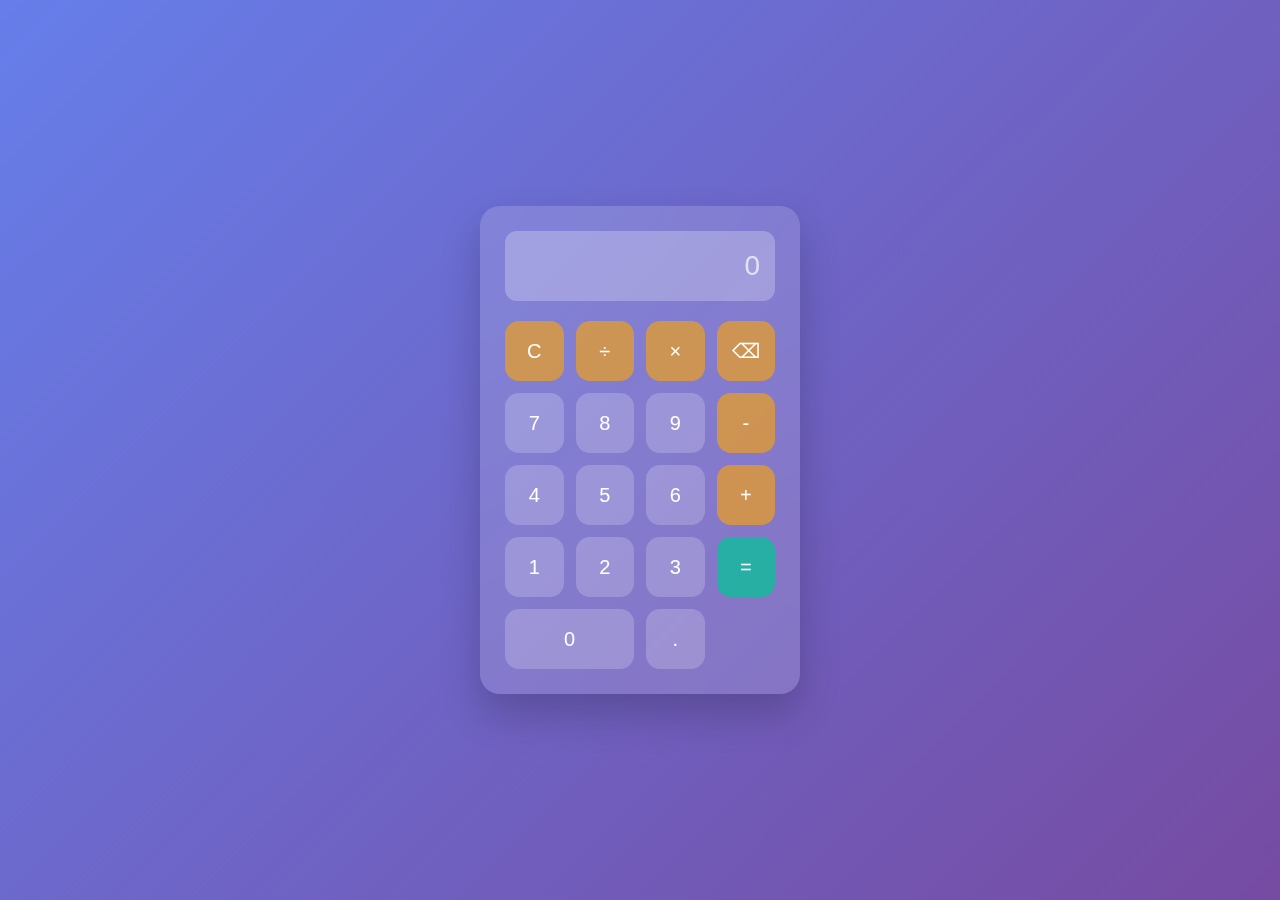
<file: Task 1/index.html>
<!DOCTYPE html>
<html lang="en">
<head>
    <meta charset="UTF-8">
    <title>Modern Calculator</title>
    <meta name="viewport" content="width=device-width, initial-scale=1.0">
    <link rel="stylesheet" href="style.css">
</head>
<body>

<div class="calculator">
    <input type="text" id="display" placeholder="0" disabled>

    <div class="buttons">
        <button class="operator" onclick="clearDisplay()">C</button>
        <button class="operator" onclick="appendValue('/')">÷</button>
        <button class="operator" onclick="appendValue('*')">×</button>
        <button class="operator" onclick="deleteLast()">⌫</button>

        <button onclick="appendValue('7')">7</button>
        <button onclick="appendValue('8')">8</button>
        <button onclick="appendValue('9')">9</button>
        <button class="operator" onclick="appendValue('-')">-</button>

        <button onclick="appendValue('4')">4</button>
        <button onclick="appendValue('5')">5</button>
        <button onclick="appendValue('6')">6</button>
        <button class="operator" onclick="appendValue('+')">+</button>

        <button onclick="appendValue('1')">1</button>
        <button onclick="appendValue('2')">2</button>
        <button onclick="appendValue('3')">3</button>
        <button class="equal" onclick="calculateResult()">=</button>

        <button class="zero" onclick="appendValue('0')">0</button>
        <button onclick="appendValue('.')">.</button>
    </div>
</div>

<script src="script.js"></script>
</body>
</html>
</file>
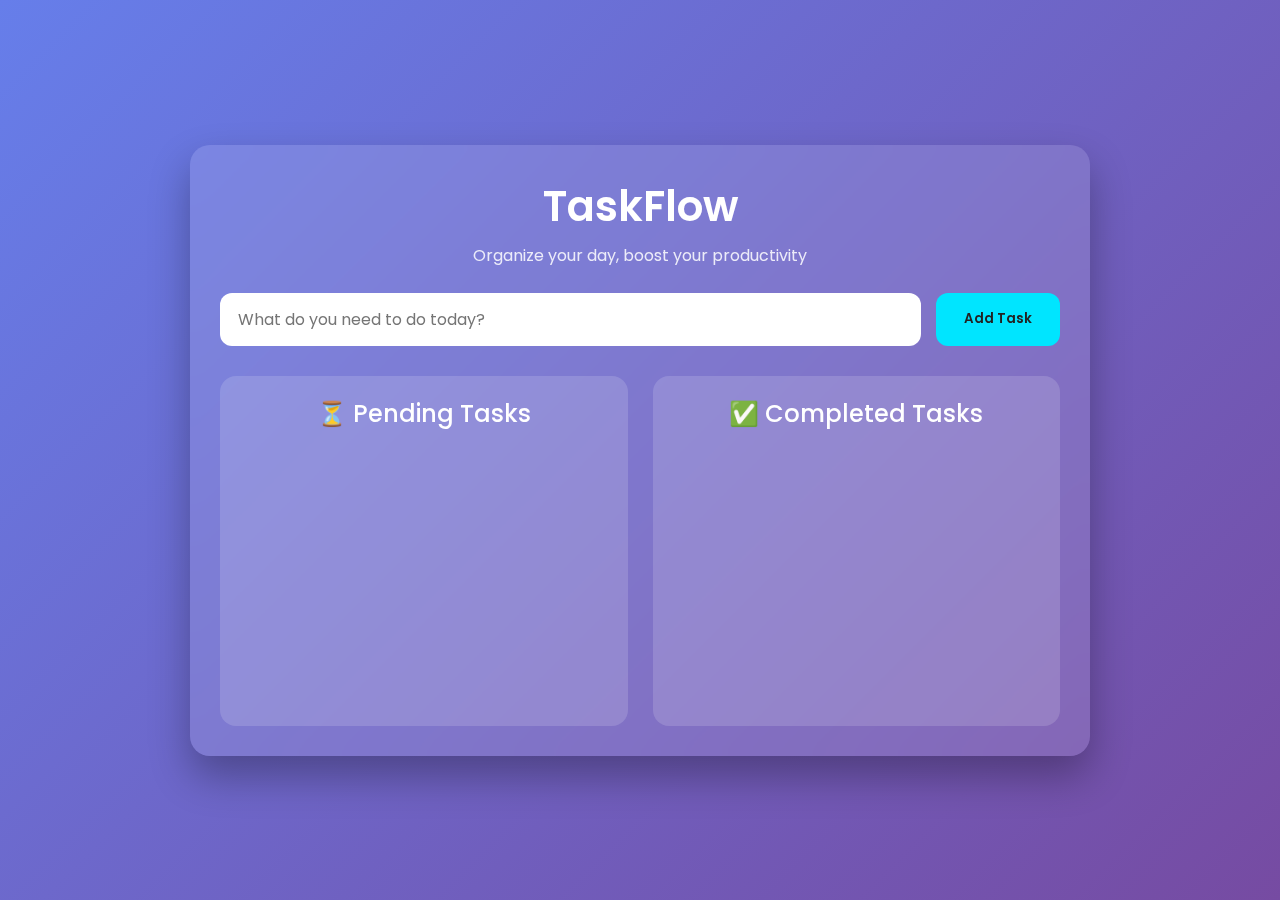
<file: Task 3/index.html>
<!DOCTYPE html>
<html lang="en">
<head>
    <meta charset="UTF-8">
    <title>TaskFlow — Smart To-Do App</title>
    <meta name="viewport" content="width=device-width, initial-scale=1.0">
    
    <!-- Google Font -->
    <link href="https://fonts.googleapis.com/css2?family=Poppins:wght@300;400;600&display=swap" rel="stylesheet">

    <link rel="stylesheet" href="style.css">
</head>
<body>

<div class="app-container">

    <header>
        <h1>TaskFlow</h1>
        <p>Organize your day, boost your productivity</p>
    </header>

    <section class="task-input">
        <input type="text" id="taskInput" placeholder="What do you need to do today?">
        <button onclick="addTask()">Add Task</button>
    </section>

    <main class="board">

        <section class="column">
            <h2>⏳ Pending Tasks</h2>
            <ul id="pendingList"></ul>
        </section>

        <section class="column completed">
            <h2>✅ Completed Tasks</h2>
            <ul id="completedList"></ul>
        </section>

    </main>

</div>

<script src="script.js"></script>
</body>
</html>
</file>
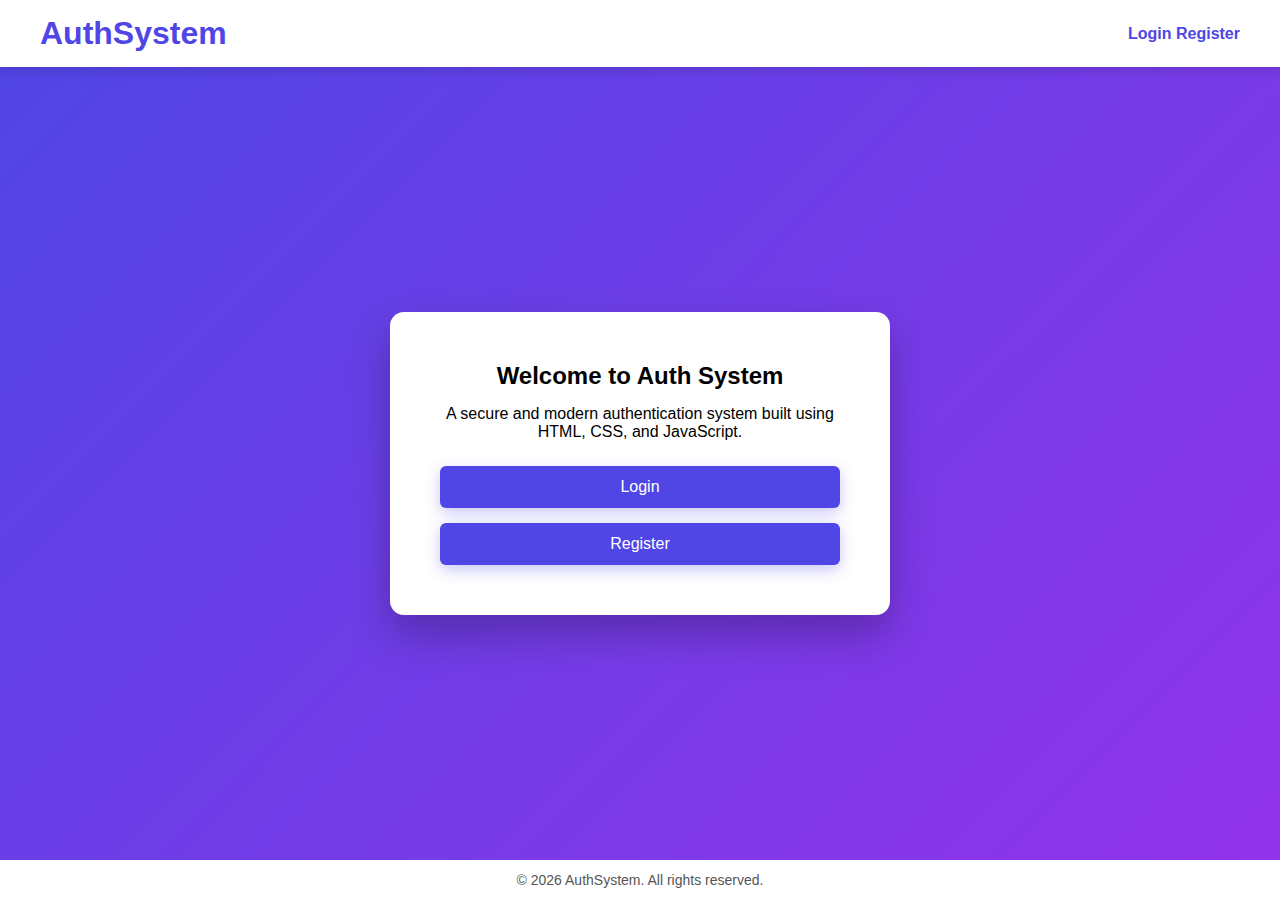
<file: Task 4/index.html>
<!DOCTYPE html>
<html lang="en">
<head>
    <title>Home | Auth System</title>
    <meta charset="UTF-8">
    <meta name="viewport" content="width=device-width, initial-scale=1.0">

    <!-- Main Styles -->
    <link rel="stylesheet" href="css/style.css">
</head>

<body onload="checkHomeAuth()">

    <!-- ================= NAVBAR ================= -->
    <div class="navbar">
        <h1>AuthSystem</h1>
        <div id="navLinks">
            <a href="login.html">Login</a>
            <a href="register.html">Register</a>
        </div>
    </div>


    <!-- ================= MAIN SECTION ================= -->
    <div class="container">

        <div class="dashboard-card">

            <h2 id="homeTitle">Welcome to Auth System</h2>

            <p id="homeDesc">
                A secure and modern authentication system built using HTML, CSS, and JavaScript.
            </p>

            <!-- Buttons for logged out users -->
            <div id="homeButtons" class="home-buttons">
                <a href="login.html">
                    <button class="btn">Login</button>
                </a>

                <a href="register.html">
                    <button class="btn">Register</button>
                </a>
            </div>

            <!-- Buttons for logged in users -->
            <div id="dashboardButton" style="display:none;" class="home-buttons">
                <a href="dashboard.html">
                    <button class="btn">Go to Dashboard</button>
                </a>

                <button class="btn logout-btn" onclick="logout()">Logout</button>
            </div>

        </div>
    </div>


    <!-- ================= FOOTER ================= -->
    <div class="footer">
        © 2026 AuthSystem. All rights reserved.
    </div>


    <!-- Toast -->
    <div class="toast" id="toast"></div>


    <!-- Scripts -->
    <script src="js/auth.js"></script>

</body>
</html>
</file>
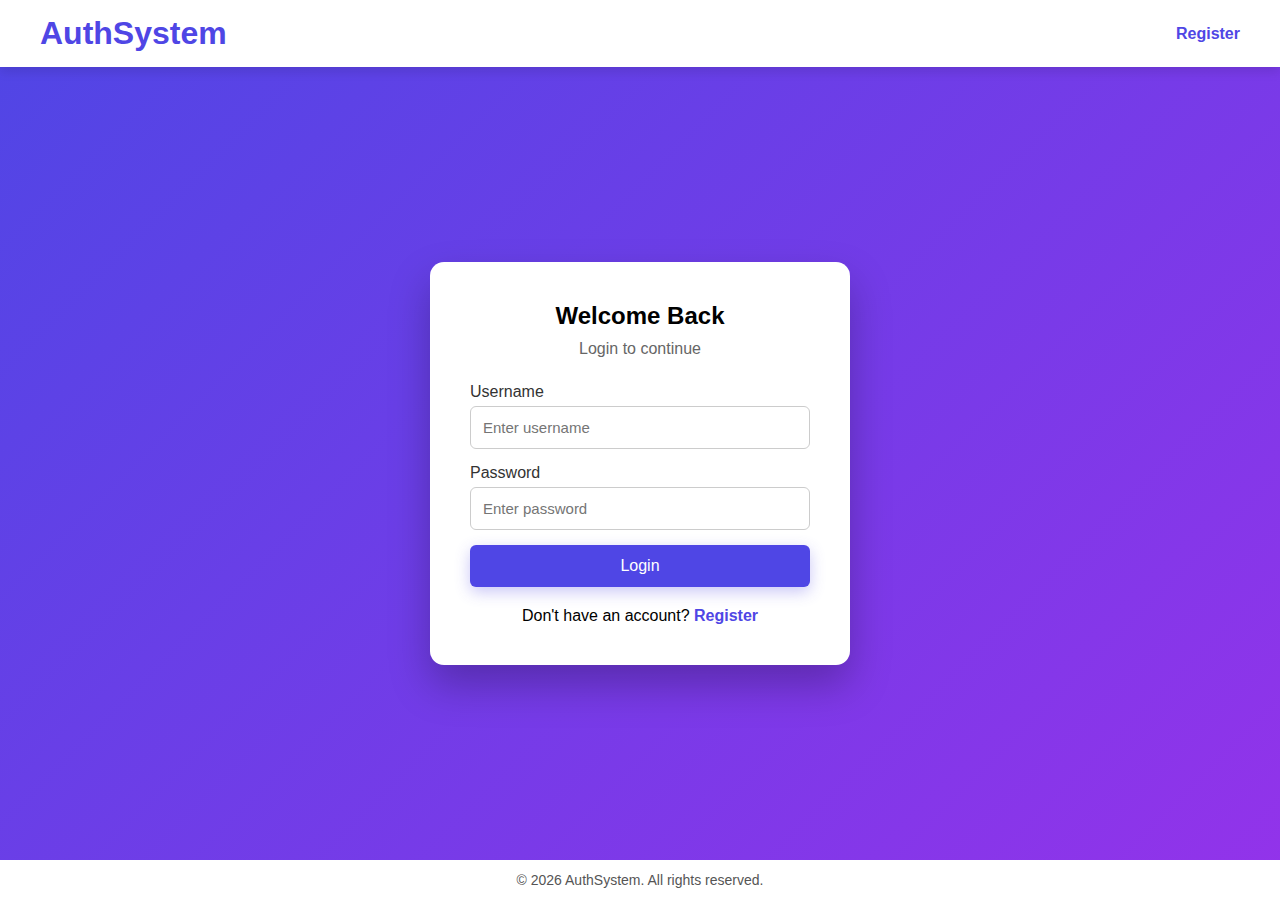
<file: Task 4/dashboard.html>
<!DOCTYPE html>
<html lang="en">
<head>
    <title>Dashboard | Auth System</title>
    <meta charset="UTF-8">
    <meta name="viewport" content="width=device-width, initial-scale=1.0">
    <link rel="stylesheet" href="css/style.css">
</head>
<body onload="checkAuth()">

<div class="navbar">
    <h1>AuthSystem</h1>
    <a href="#" onclick="logout()">Logout</a>
</div>

<div class="container">
    <div class="dashboard-card">
        <h2>Dashboard</h2>
        <p id="welcomeText"></p>

        <p>This is a secured page accessible only after login.</p>

        <button class="btn logout-btn" onclick="logout()">Logout</button>
    </div>
</div>

<div class="footer">
    © 2026 AuthSystem. All rights reserved.
</div>

<div class="toast" id="toast"></div>

<script src="js/auth.js"></script>
</body>
</html>
</file>
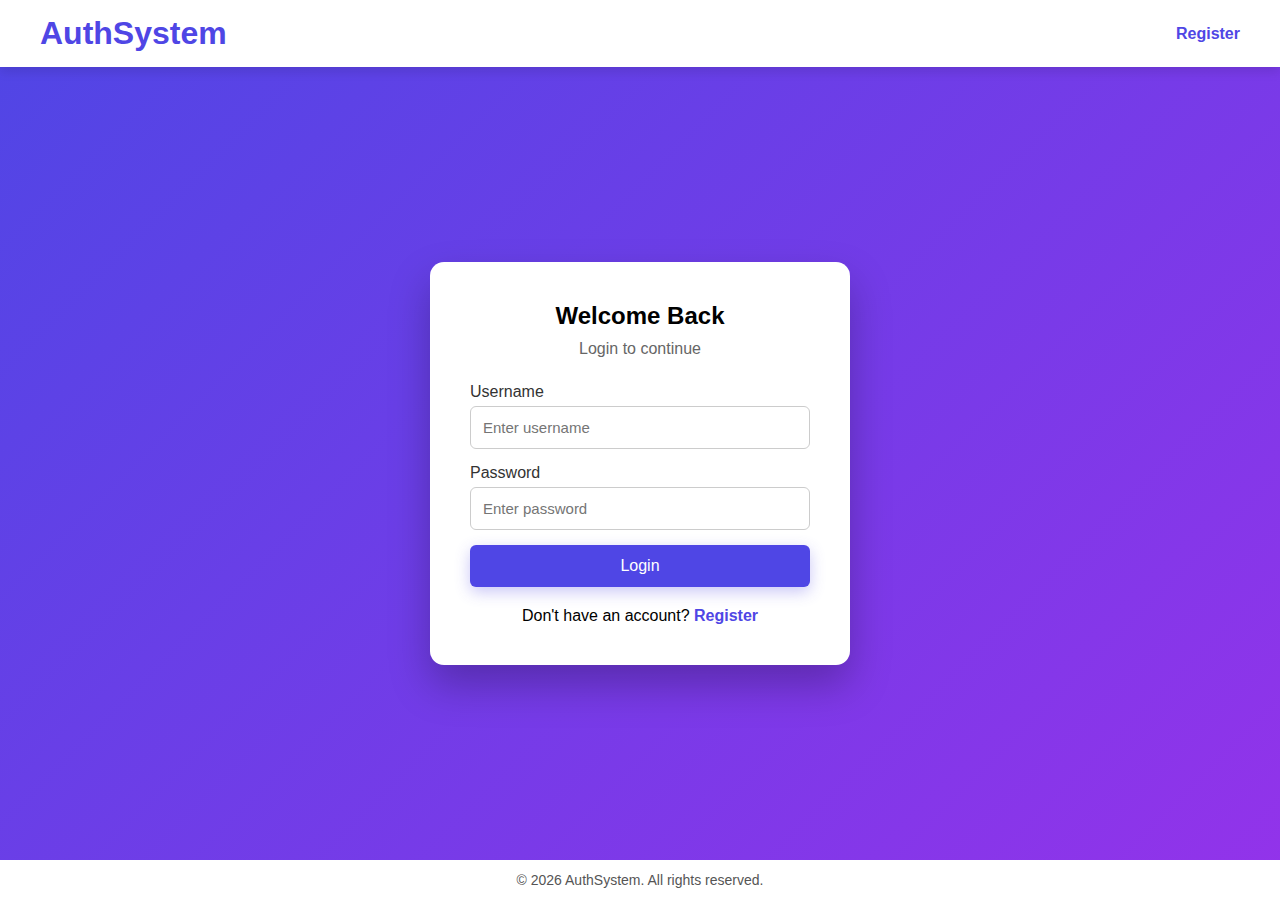
<file: Task 4/login.html>
<!DOCTYPE html>
<html lang="en">
<head>
    <title>Login | Auth System</title>
    <meta charset="UTF-8">
    <meta name="viewport" content="width=device-width, initial-scale=1.0">
    <link rel="stylesheet" href="css/style.css">
</head>
<body>

<div class="navbar">
    <h1>AuthSystem</h1>
    <a href="register.html">Register</a>
</div>

<div class="container">
    <div class="auth-card">
        <h2>Welcome Back</h2>
        <p>Login to continue</p>

        <div class="form-group">
            <label>Username</label>
            <input type="text" id="loginUser" placeholder="Enter username">
        </div>

        <div class="form-group">
            <label>Password</label>
            <input type="password" id="loginPass" placeholder="Enter password">
        </div>

        <button class="btn" onclick="login()">Login</button>

        <div class="auth-link">
            Don't have an account? <a href="register.html">Register</a>
        </div>
    </div>
</div>

<div class="footer">
    © 2026 AuthSystem. All rights reserved.
</div>

<div class="toast" id="toast"></div>

<script src="js/auth.js"></script>
</body>
</html>
</file>
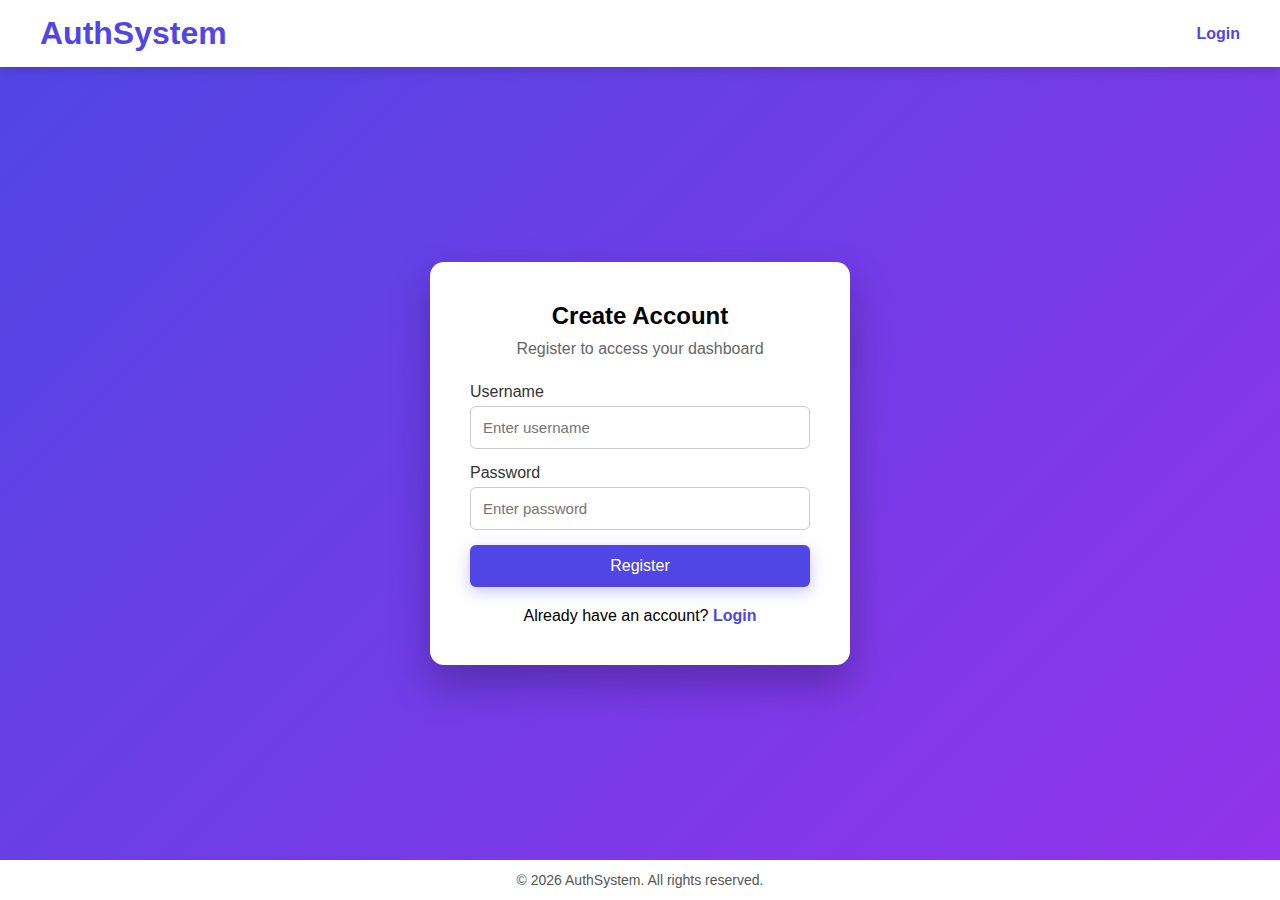
<file: Task 4/register.html>
<!DOCTYPE html>
<html lang="en">
<head>
    <title>Register | Auth System</title>
    <meta charset="UTF-8">
    <meta name="viewport" content="width=device-width, initial-scale=1.0">
    <link rel="stylesheet" href="css/style.css">
</head>
<body>

<!-- Navbar -->
<div class="navbar">
    <h1>AuthSystem</h1>
    <a href="login.html">Login</a>
</div>

<!-- Main -->
<div class="container">
    <div class="auth-card">
        <h2>Create Account</h2>
        <p>Register to access your dashboard</p>

        <div class="form-group">
            <label>Username</label>
            <input type="text" id="regUser" placeholder="Enter username">
        </div>

        <div class="form-group">
            <label>Password</label>
            <input type="password" id="regPass" placeholder="Enter password">
        </div>

        <button class="btn" onclick="register()">Register</button>

        <div class="auth-link">
            Already have an account? <a href="login.html">Login</a>
        </div>
    </div>
</div>

<div class="footer">
    © 2026 AuthSystem. All rights reserved.
</div>

<div class="toast" id="toast"></div>

<script src="js/auth.js"></script>
</body>
</html>
</file>
<file: Task 1/style.css>
* {
    box-sizing: border-box;
    margin: 0;
    padding: 0;
    font-family: "Segoe UI", sans-serif;
}

body {
    min-height: 100vh;
    background: linear-gradient(135deg, #667eea, #764ba2);
    display: flex;
    justify-content: center;
    align-items: center;
}

.calculator {
    background: rgba(255, 255, 255, 0.15);
    backdrop-filter: blur(15px);
    padding: 25px;
    border-radius: 20px;
    width: 320px;
    box-shadow: 0 20px 40px rgba(0, 0, 0, 0.2);
}

#display {
    width: 100%;
    height: 70px;
    font-size: 28px;
    text-align: right;
    padding: 15px;
    border-radius: 12px;
    border: none;
    outline: none;
    margin-bottom: 20px;
    background: rgba(255, 255, 255, 0.25);
    color: #fff;
}

#display::placeholder {
    color: rgba(255, 255, 255, 0.7);
}

.buttons {
    display: grid;
    grid-template-columns: repeat(4, 1fr);
    gap: 12px;
}

button {
    height: 60px;
    font-size: 20px;
    border: none;
    border-radius: 14px;
    cursor: pointer;
    background: rgba(255, 255, 255, 0.2);
    color: #fff;
    transition: 0.2s ease;
}

button:hover {
    background: rgba(255, 255, 255, 0.35);
    transform: translateY(-2px);
}

button:active {
    transform: scale(0.95);
}

.operator {
    background: rgba(255, 165, 0, 0.6);
}

.equal {
    background: rgba(0, 200, 150, 0.7);
}

.zero {
    grid-column: span 2;
}
</file>
<file: Task 3/style.css>
* {
    margin: 0;
    padding: 0;
    box-sizing: border-box;
    font-family: 'Poppins', sans-serif;
}

body {
    min-height: 100vh;
    background: linear-gradient(135deg, #667eea, #764ba2);
    display: flex;
    justify-content: center;
    align-items: center;
    padding: 30px;
}

.app-container {
    background: rgba(255,255,255,0.12);
    backdrop-filter: blur(12px);
    border-radius: 20px;
    padding: 30px;
    width: 100%;
    max-width: 900px;
    color: #fff;
    box-shadow: 0 20px 40px rgba(0,0,0,0.3);
}

header {
    text-align: center;
    margin-bottom: 25px;
}

header h1 {
    font-size: 42px;
    font-weight: 600;
}

header p {
    opacity: 0.85;
    margin-top: 5px;
}

.task-input {
    display: flex;
    gap: 15px;
    margin-bottom: 30px;
}

.task-input input {
    flex: 1;
    padding: 14px 18px;
    border-radius: 12px;
    border: none;
    font-size: 16px;
    outline: none;
}

.task-input button {
    padding: 14px 28px;
    border: none;
    border-radius: 12px;
    background: #00e5ff;
    color: #222;
    font-weight: 600;
    cursor: pointer;
    transition: 0.3s;
}

.task-input button:hover {
    background: #1de9b6;
}

.board {
    display: grid;
    grid-template-columns: 1fr 1fr;
    gap: 25px;
}

.column {
    background: rgba(255,255,255,0.15);
    border-radius: 16px;
    padding: 20px;
    min-height: 350px;
}

.column h2 {
    margin-bottom: 15px;
    text-align: center;
    font-weight: 500;
}

ul {
    list-style: none;
}

.task-card {
    background: rgba(255,255,255,0.2);
    padding: 15px;
    border-radius: 12px;
    margin-bottom: 12px;
    display: flex;
    justify-content: space-between;
    align-items: center;
    animation: fadeIn 0.3s ease;
}

.task-details {
    display: flex;
    flex-direction: column;
}

.task-title {
    font-weight: 500;
}

.task-time {
    font-size: 12px;
    opacity: 0.8;
}

.task-actions button {
    border: none;
    border-radius: 8px;
    padding: 8px 12px;
    margin-left: 6px;
    cursor: pointer;
    font-size: 14px;
    transition: 0.2s;
}

.complete-btn {
    background: #00e676;
}

.edit-btn {
    background: #ffeb3b;
}

.delete-btn {
    background: #ff5252;
    color: white;
}

.task-actions button:hover {
    transform: scale(1.1);
}

@keyframes fadeIn {
    from {
        opacity: 0;
        transform: translateY(10px);
    }
    to {
        opacity: 1;
        transform: translateY(0);
    }
}

/* Responsive */
@media(max-width: 768px) {
    .board {
        grid-template-columns: 1fr;
    }
}
</file>
<file: Task 4/css/style.css>
* {
    margin: 0;
    padding: 0;
    box-sizing: border-box;
    font-family: "Segoe UI", sans-serif;
}

body {
    background: linear-gradient(135deg, #4f46e5, #9333ea);
    min-height: 100vh;
    display: flex;
    flex-direction: column;
}

/* Navbar */
.navbar {
    background: white;
    padding: 15px 40px;
    display: flex;
    justify-content: space-between;
    align-items: center;
    box-shadow: 0 5px 10px rgba(0,0,0,0.1);
}

.navbar h1 {
    color: #4f46e5;
}

.navbar a {
    text-decoration: none;
    color: #4f46e5;
    font-weight: 600;
}

/* Main container */
.container {
    flex: 1;
    display: flex;
    justify-content: center;
    align-items: center;
}

/* Auth Card */
.auth-card {
    background: white;
    width: 420px;
    padding: 40px;
    border-radius: 14px;
    box-shadow: 0 20px 40px rgba(0,0,0,0.25);
}

.auth-card h2 {
    text-align: center;
    margin-bottom: 10px;
}

.auth-card p {
    text-align: center;
    color: #666;
    margin-bottom: 25px;
}

/* Inputs */
.form-group {
    margin-bottom: 15px;
}

.form-group label {
    display: block;
    margin-bottom: 5px;
    color: #333;
}

.form-group input {
    width: 100%;
    padding: 12px;
    border-radius: 6px;
    border: 1px solid #ccc;
    font-size: 15px;
}

.form-group input:focus {
    border-color: #6366f1;
    outline: none;
}

/* Button */
.btn {
    width: 100%;
    padding: 12px;
    background: #4f46e5;
    color: white;
    border: none;
    border-radius: 6px;
    font-size: 16px;
    cursor: pointer;
    transition: 0.3s;
}

.btn:hover {
    background: #4338ca;
}

/* Links */
.auth-link {
    text-align: center;
    margin-top: 20px;
}

.auth-link a {
    color: #4f46e5;
    text-decoration: none;
    font-weight: 600;
}

/* Dashboard */
.dashboard-card {
    background: white;
    width: 500px;
    padding: 50px;
    border-radius: 14px;
    text-align: center;
    box-shadow: 0 20px 40px rgba(0,0,0,0.25);
}

.dashboard-card h2 {
    margin-bottom: 15px;
}

.logout-btn {
    margin-top: 20px;
    background: crimson;
}

/* Footer */
.footer {
    background: white;
    padding: 12px;
    text-align: center;
    font-size: 14px;
    color: #555;
}

/* Toast */
.toast {
    position: fixed;
    bottom: 30px;
    right: 30px;
    background: #333;
    color: white;
    padding: 15px 25px;
    border-radius: 8px;
    display: none;
}
.btn {
    box-shadow: 0 5px 15px rgba(79,70,229,0.3);
}

.btn:hover {
    transform: translateY(-2px);
}
/* Home page button layout */
.home-buttons {
    display: flex;
    flex-direction: column;
    gap: 15px;
    margin-top: 25px;
}

.home-buttons a {
    text-decoration: none;
}
</file>
